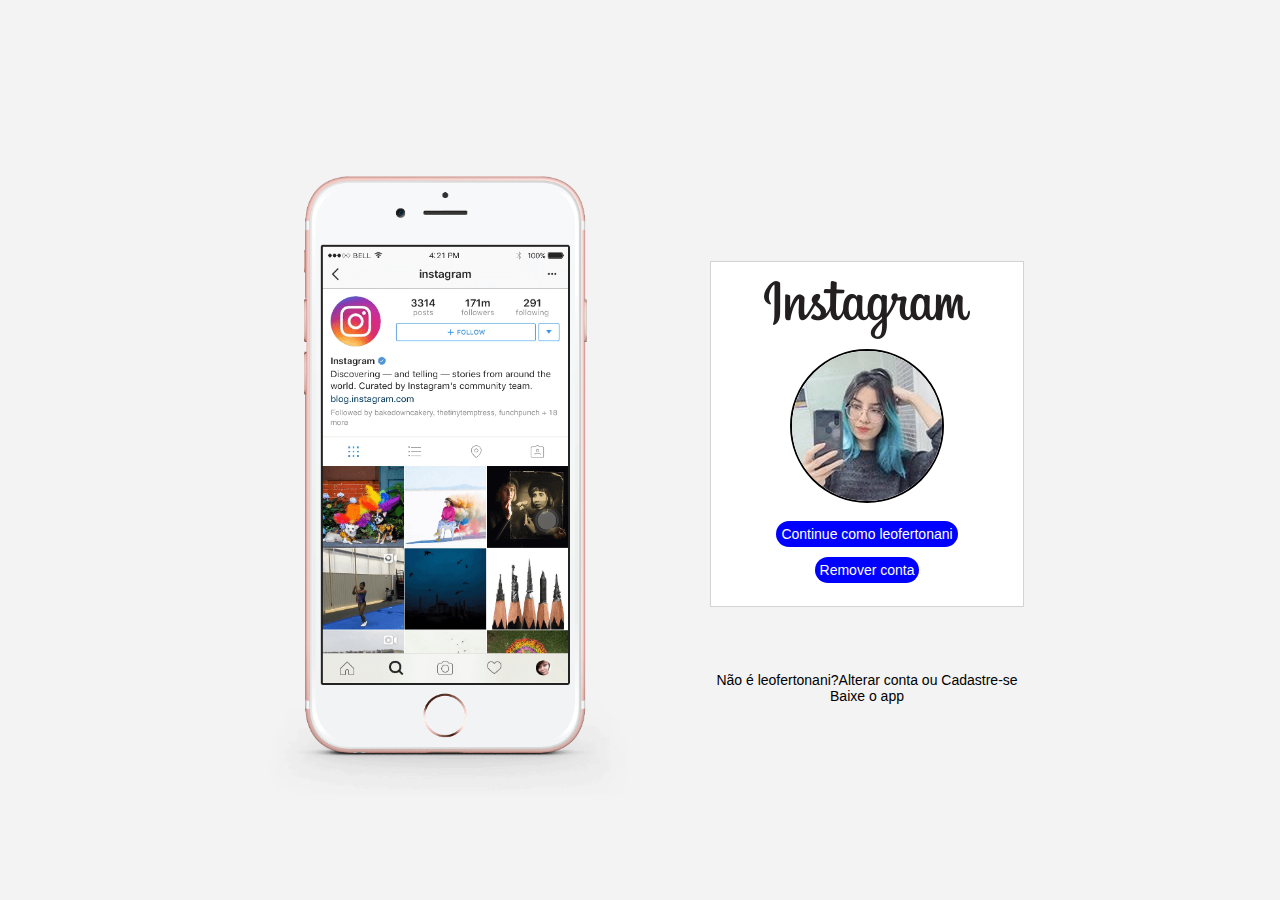
<file: DIO/instagram/index.html>
<!DOCTYPE html>
<html lang="en">
<head>
    <meta charset="UTF-8">
    <meta name="viewport" content="width=device-width, initial-scale=1.0">
    <link rel="stylesheet" href="style.css">
    <title>Instagram</title>
</head>
<body>
    <div class="instagram-wrapper">
        <div class="instagram-phone">
            <img src="img/instagram-celular.png" alt="celular">
        </div>
        <div class="main">
            <div class="instagram-continue">
                <div class="group">
                    <img class="instagram-logo"src=" img/instagram-logo.png" alt="instagram logo">
                    <div class="profile-photo">
                        <img src="img/perfil-instagram.jpg" alt="foto de perfil">
                    </div>
                    <a href="#" class="instagram-login">Continue como leofertonani</a>
                    <a href="#" class="instagram-logout">Remover conta</a>
                </div>
            </div>
            <div class="groupnot-account">
                <p class="not-account">Não é leofertonani?</p>
                <p class="not-account">
                    <span class="link-blue">Alterar conta</span>
                    <span>ou</span>
                    <span class="link-blue">Cadastre-se</span>
                </p>
            </div>
            <div class="get-the-app">
                <p class="get-app">Baixe o app</p>
                <div class="download">
                    <a href="#" class="app-download"></a>
                    <a href="#" class="app-download"></a>
                </div>
            </div>
        </div>
    </div>
</body>
</html>
</file>
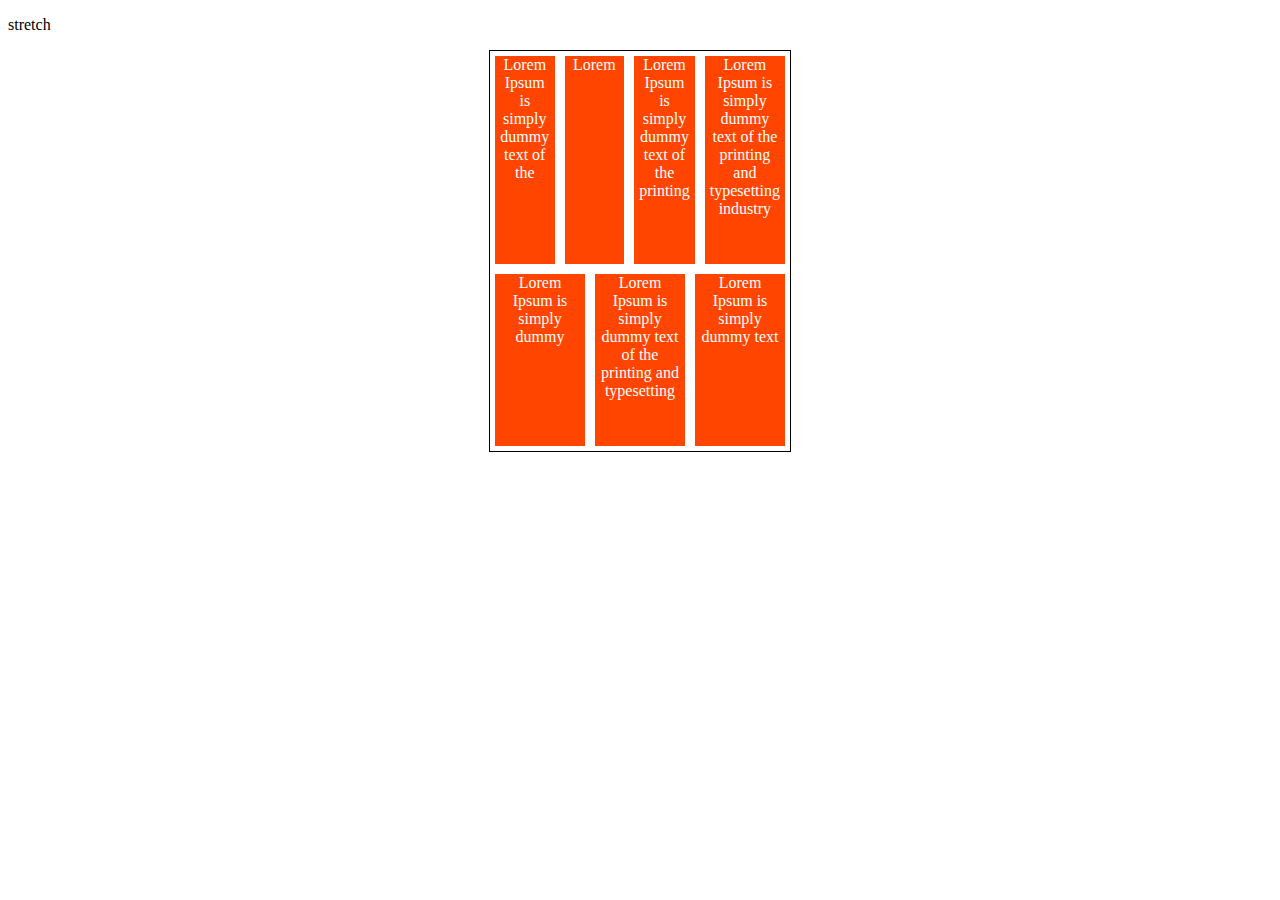
<file: DIO/cssflexbox/align-content/index.html>
<!DOCTYPE html>
<html lang="en">
<head>
    <meta charset="UTF-8">
    <meta http-equiv="X-UA-Compatible" content="IE=edge">
    <meta name="viewport" content="width=device-width, initial-scale=1.0">
    <title>Fundamentos - align content</title>
    <style>
        .container{
            height: 400px;
            max-width: 300px;
            margin: 0 auto;
            display: flex;
            flex-wrap: wrap;
            border: 1px solid black;
        }
        .item{
            background-color: orangered;
            padding: 0 5px;
            margin: 5px;
            flex: 1;
            text-align: center;
            color: white;
        }
    </style>
</head>
<body>
    <p>stretch</p>
    <div class="container">
        <div class="item">Lorem Ipsum is simply dummy text of the</div>
        <div class="item">Lorem</div>
        <div class="item">Lorem Ipsum is simply dummy text of the printing</div>
        <div class="item">Lorem Ipsum is simply dummy text of the printing and typesetting industry</div>
        <div class="item">Lorem Ipsum is simply dummy</div>
        <div class="item">Lorem Ipsum is simply dummy text of the printing and typesetting</div>
        <div class="item">Lorem Ipsum is simply dummy text</div>
    </div>
</body>
</html>
</file>
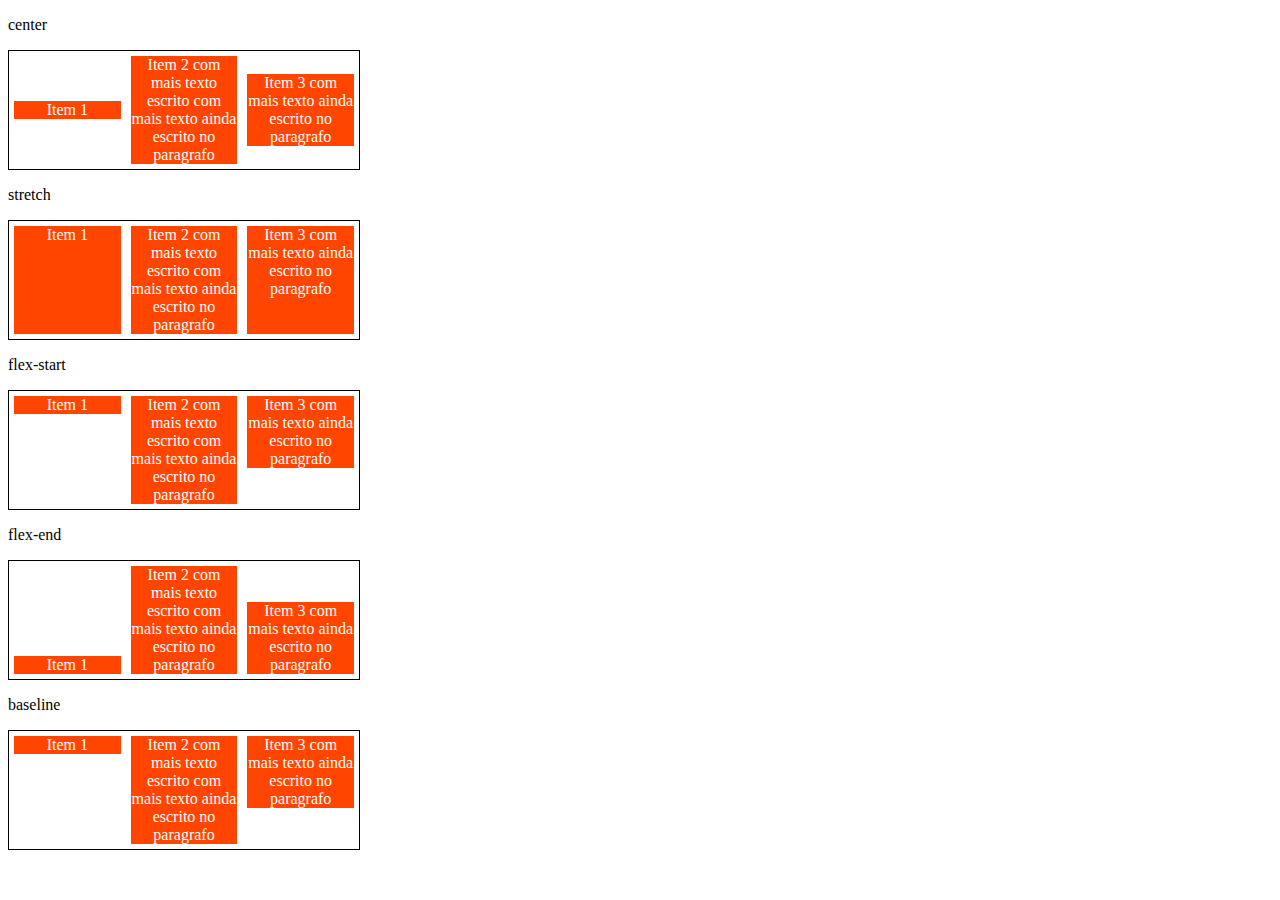
<file: DIO/cssflexbox/align-items/index.html>
<!DOCTYPE html>
<html lang="en">
<head>
    <meta charset="UTF-8">
    <meta http-equiv="X-UA-Compatible" content="IE=edge">
    <meta name="viewport" content="width=device-width, initial-scale=1.0">
    <title>Fundamento - align-items</title>
    <style>
        .container{
            max-width: 350px;
            border: 1px solid black;
            display: flex;
        }
        .item{
            background-color: orangered;
            margin: 5px;
            color: white;
            text-align: center;
            flex: 1;
        }
        .center{
            align-items: center;
        }
        .stretch{
            align-items: stretch;
        }
        .flex-start{
            align-items: flex-start;
        }
        .flex-end{
            align-items: flex-end;
        }
        .baseline{
            align-items: baseline;
        }
    </style>
</head>
<body>
    <p>center</p>
    <section class="container center">
        <div class="item">Item 1</div>
        <div class="item">Item 2 com mais texto escrito com mais texto ainda escrito no paragrafo</div>
        <div class="item">Item 3 com mais texto ainda escrito no paragrafo</div>
    </section>
    <p>stretch</p>
    <section class="container stretch">
        <div class="item">Item 1</div>
        <div class="item">Item 2 com mais texto escrito com mais texto ainda escrito no paragrafo</div>
        <div class="item">Item 3 com mais texto ainda escrito no paragrafo</div>
    </section>
    <p>flex-start</p>
    <section class="container flex-start">
        <div class="item">Item 1</div>
        <div class="item">Item 2 com mais texto escrito com mais texto ainda escrito no paragrafo</div>
        <div class="item">Item 3 com mais texto ainda escrito no paragrafo</div>
    </section>
    <p>flex-end</p>
    <section class="container flex-end">
        <div class="item">Item 1</div>
        <div class="item">Item 2 com mais texto escrito com mais texto ainda escrito no paragrafo</div>
        <div class="item">Item 3 com mais texto ainda escrito no paragrafo</div>
    </section>
    <p>baseline</p>
    <section class="container baseline">
        <div class="item">Item 1</div>
        <div class="item">Item 2 com mais texto escrito com mais texto ainda escrito no paragrafo</div>
        <div class="item">Item 3 com mais texto ainda escrito no paragrafo</div>
    </section>
</body>
</html>
</file>
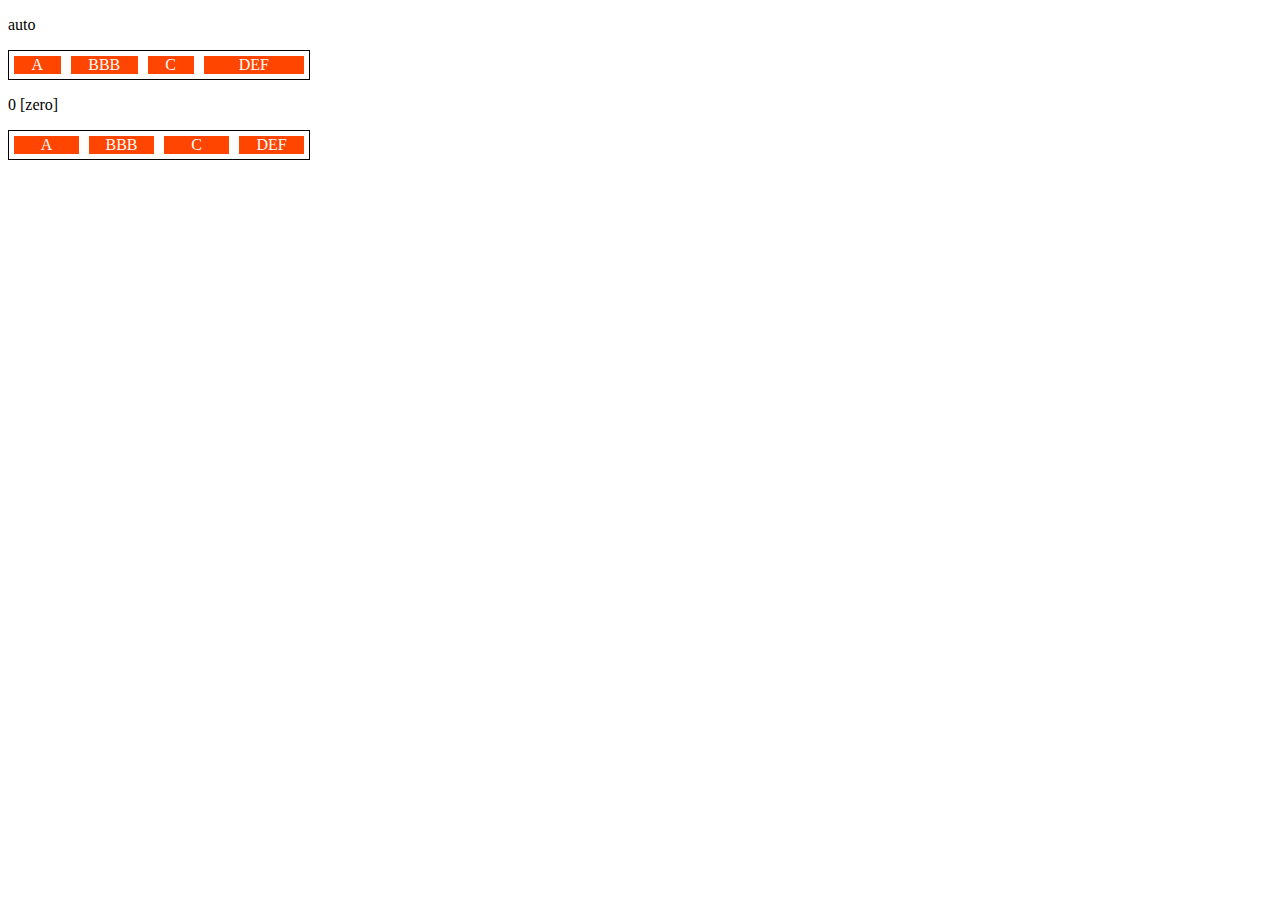
<file: DIO/cssflexbox/flex-basis/index.html>
<!DOCTYPE html>
<html lang="en">
<head>
    <meta charset="UTF-8">
    <meta http-equiv="X-UA-Compatible" content="IE=edge">
    <meta name="viewport" content="width=device-width, initial-scale=1.0">
    <title>Fundamentos - flex-basis</title>
    <style>
        .flex-container{
            max-width: 300px;
            border: 1px solid black;
            display: flex;
        }
        .itens{
            background-color: orangered;
            color: white;
            text-align: center;
            margin: 5px;
        }
        .bauto{
            flex-basis: auto;
        }
        .b-0{
            flex-basis: 0;
        }
        .fg-1{
            flex-grow: 1;
        }
        .fg-2{
            flex-grow: 2;
        }
    </style>
</head>
<body>
    <p>auto</p>
    <div class="flex-container">
        <div class="itens bauto fg-1">A</div>
        <div class="itens bauto fg-1">BBB</div>
        <div class="itens bauto fg-1">C</div>
        <div class="itens bauto fg-2">DEF</div>
    </div>
    <p>0 [zero]</p>
    <div class="flex-container">
        <div class="itens b-0 fg-1">A</div>
        <div class="itens b-0 fg-1">BBB</div>
        <div class="itens b-0 fg-1">C</div>
        <div class="itens b-0 fg-1">DEF</div>
    </div>

</body>
</html>
</file>
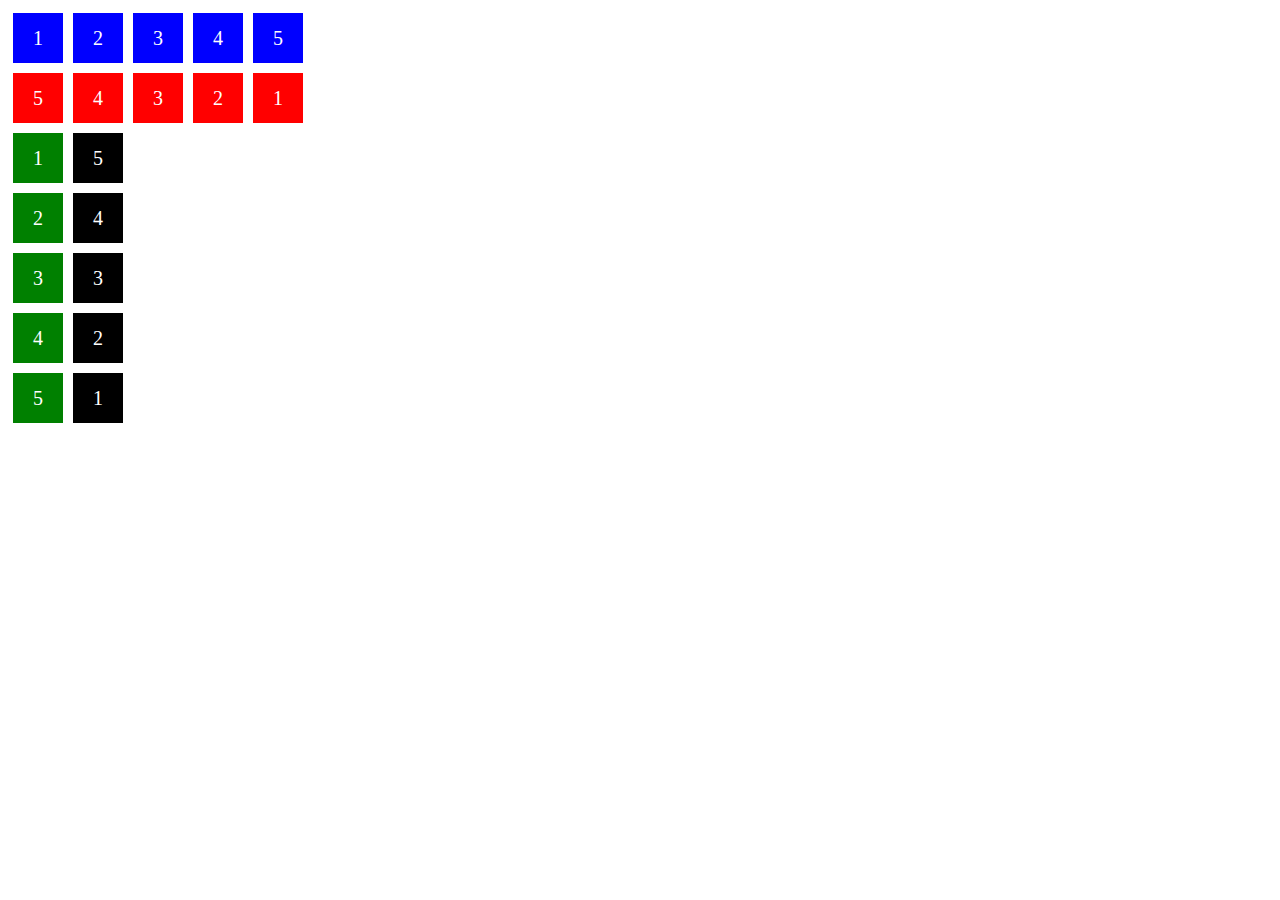
<file: DIO/cssflexbox/flex-direction/index.html>
<!DOCTYPE html>
<html lang="en">
<head>
    <meta charset="UTF-8">
    <meta http-equiv="X-UA-Compatible" content="IE=edge">
    <meta name="viewport" content="width=device-width, initial-scale=1.0">
    <title>Document</title>
    <link rel="stylesheet" href="style.css">
</head>
<body>
    <ul class="flex-container row">
        <li class="flex-item">1</li>
        <li class="flex-item">2</li>
        <li class="flex-item">3</li>
        <li class="flex-item">4</li>
        <li class="flex-item">5</li>
    </ul>
    <ul class="flex-container row-reverse">
        <li class="flex-item">1</li>
        <li class="flex-item">2</li>
        <li class="flex-item">3</li>
        <li class="flex-item">4</li>
        <li class="flex-item">5</li>
    </ul>
    <ul class="flex-container column">
        <li class="flex-item">1</li>
        <li class="flex-item">2</li>
        <li class="flex-item">3</li>
        <li class="flex-item">4</li>
        <li class="flex-item">5</li>
    </ul>
    <ul class="flex-container column-reverse">
        <li class="flex-item">1</li>
        <li class="flex-item">2</li>
        <li class="flex-item">3</li>
        <li class="flex-item">4</li>
        <li class="flex-item">5</li>
    </ul>
</body>
</html>
</file>
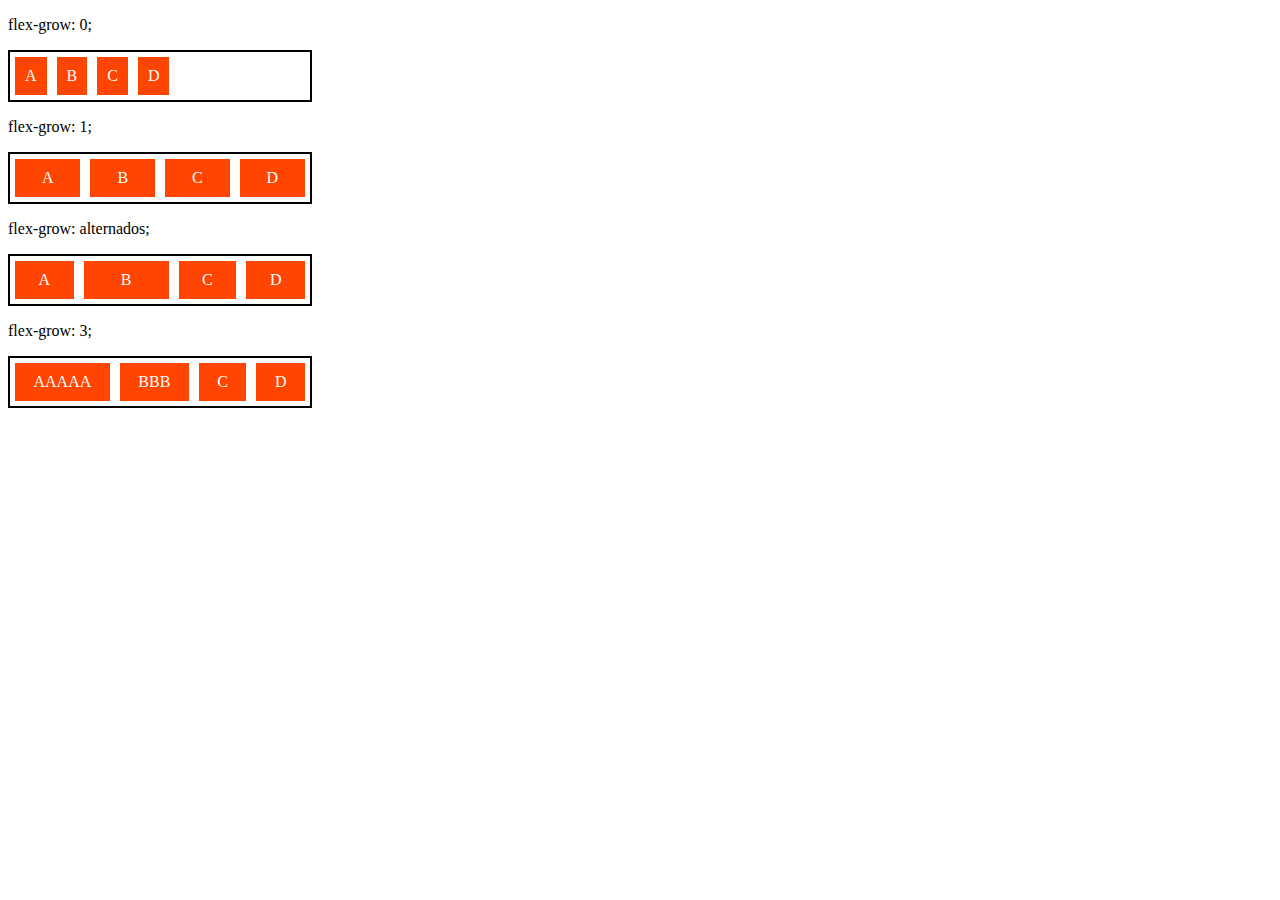
<file: DIO/cssflexbox/flex-grow/index.html>
<!DOCTYPE html>
<html lang="en">
<head>
    <meta charset="UTF-8">
    <meta http-equiv="X-UA-Compatible" content="IE=edge">
    <meta name="viewport" content="width=device-width, initial-scale=1.0">
    <title>Fundamentos - flex-grow</title>
    <style>
        .flex-container{
            display: flex;
            border: 2px solid black;
            max-width: 300px;
        }
        .item{
            background-color: orangered;
            margin: 5px;
            padding: 10px;
            text-align: center;
            color: white;
        }
        .fg-0{
            flex-grow: 0;
        }
        .fg-1{
            flex-grow: 1;
        }
        .fg-2{
            flex-grow: 2;
        }
        .fg-3{
            flex-grow: 3;
        }
    </style>
</head>
<body>
    <p>flex-grow: 0;</p>
    <div class="flex-container">
        <div class="item fg-0">A</div>
        <div class="item fg-0">B</div>
        <div class="item fg-0">C</div>
        <div class="item fg-0">D</div>
    </div>
    <p>flex-grow: 1;</p>
    <div class="flex-container">
        <div class="item fg-1">A</div>
        <div class="item fg-1">B</div>
        <div class="item fg-1">C</div>
        <div class="item fg-1">D</div>
    </div>
    <p>flex-grow: alternados;</p>
    <div class="flex-container">
        <div class="item fg-1">A</div>
        <div class="item fg-2">B</div>
        <div class="item fg-1">C</div>
        <div class="item fg-1">D</div>
    </div>
    <p>flex-grow: 3;</p>
    <div class="flex-container">
        <div class="item fg-2">AAAAA</div>
        <div class="item fg-2">BBB</div>
        <div class="item fg-2">C</div>
        <div class="item fg-2">D</div>
    </div>
</body>
</html>
</file>
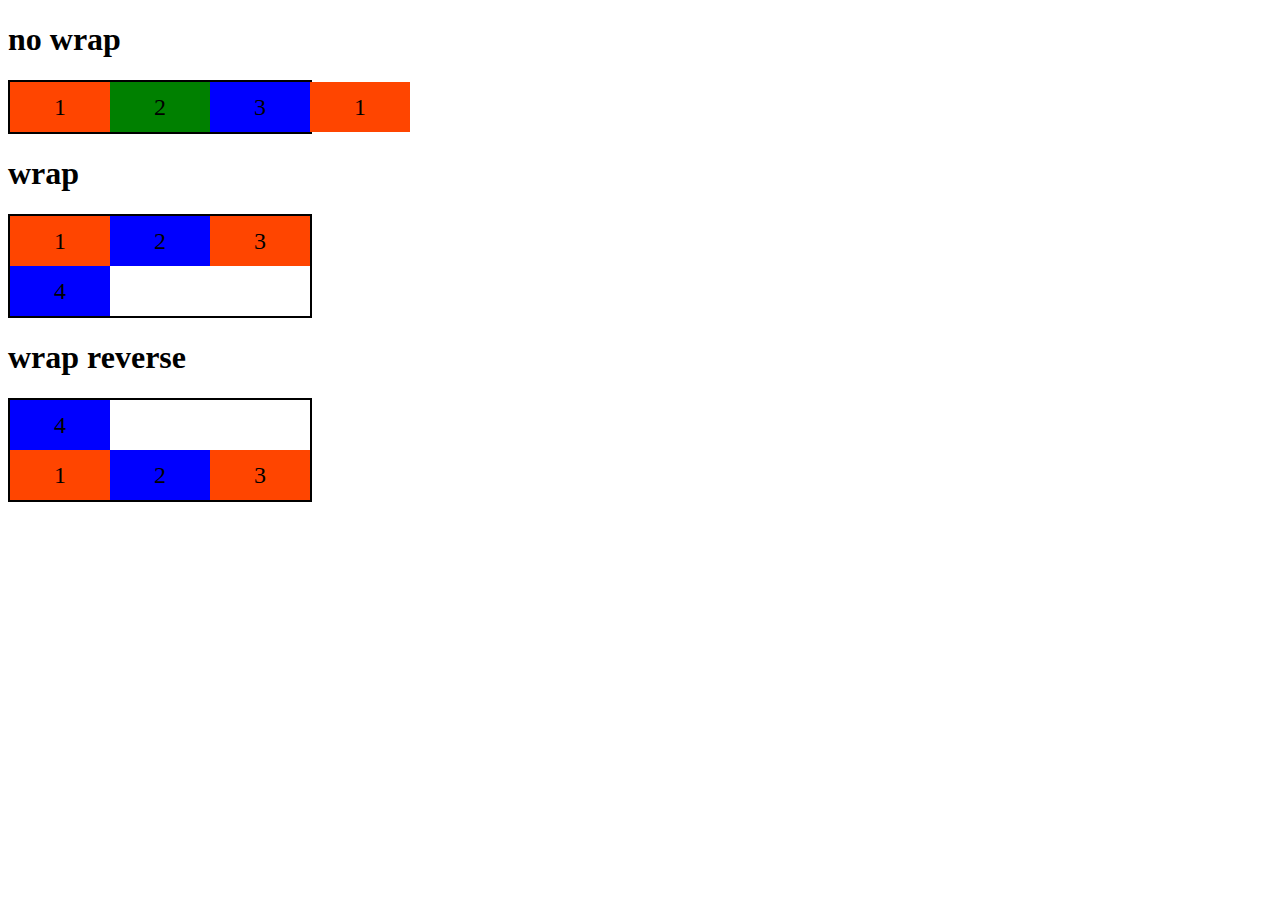
<file: DIO/cssflexbox/flex-wrap/index.html>
<!DOCTYPE html>
<html lang="en">
<head>
    <meta charset="UTF-8">
    <meta http-equiv="X-UA-Compatible" content="IE=edge">
    <meta name="viewport" content="width=device-width, initial-scale=1.0">
    <title>Document</title>
    <link rel="stylesheet" href="style.css">
</head>
<body>
    <h1>no wrap</h1>
    <div class="container nowrap">
        <div class="item orangered">1</div>
        <div class="item green">2</div>
        <div class="item blue">3</div>
        <div class="item orangered">1</div>
    </div>
    <h1>wrap</h1>
    <div class="container wrap">
        <div class="item orangered">1</div>
        <div class="item blue">2</div>
        <div class="item orangered">3</div>
        <div class="item blue">4</div>

    </div>
    <h1>wrap reverse</h1>
    <div class="container wrapreverse">
        <div class="item orangered">1</div>
        <div class="item blue">2</div>
        <div class="item orangered">3</div>
        <div class="item blue">4</div>
        

    </div>
</body>
</html>
</file>
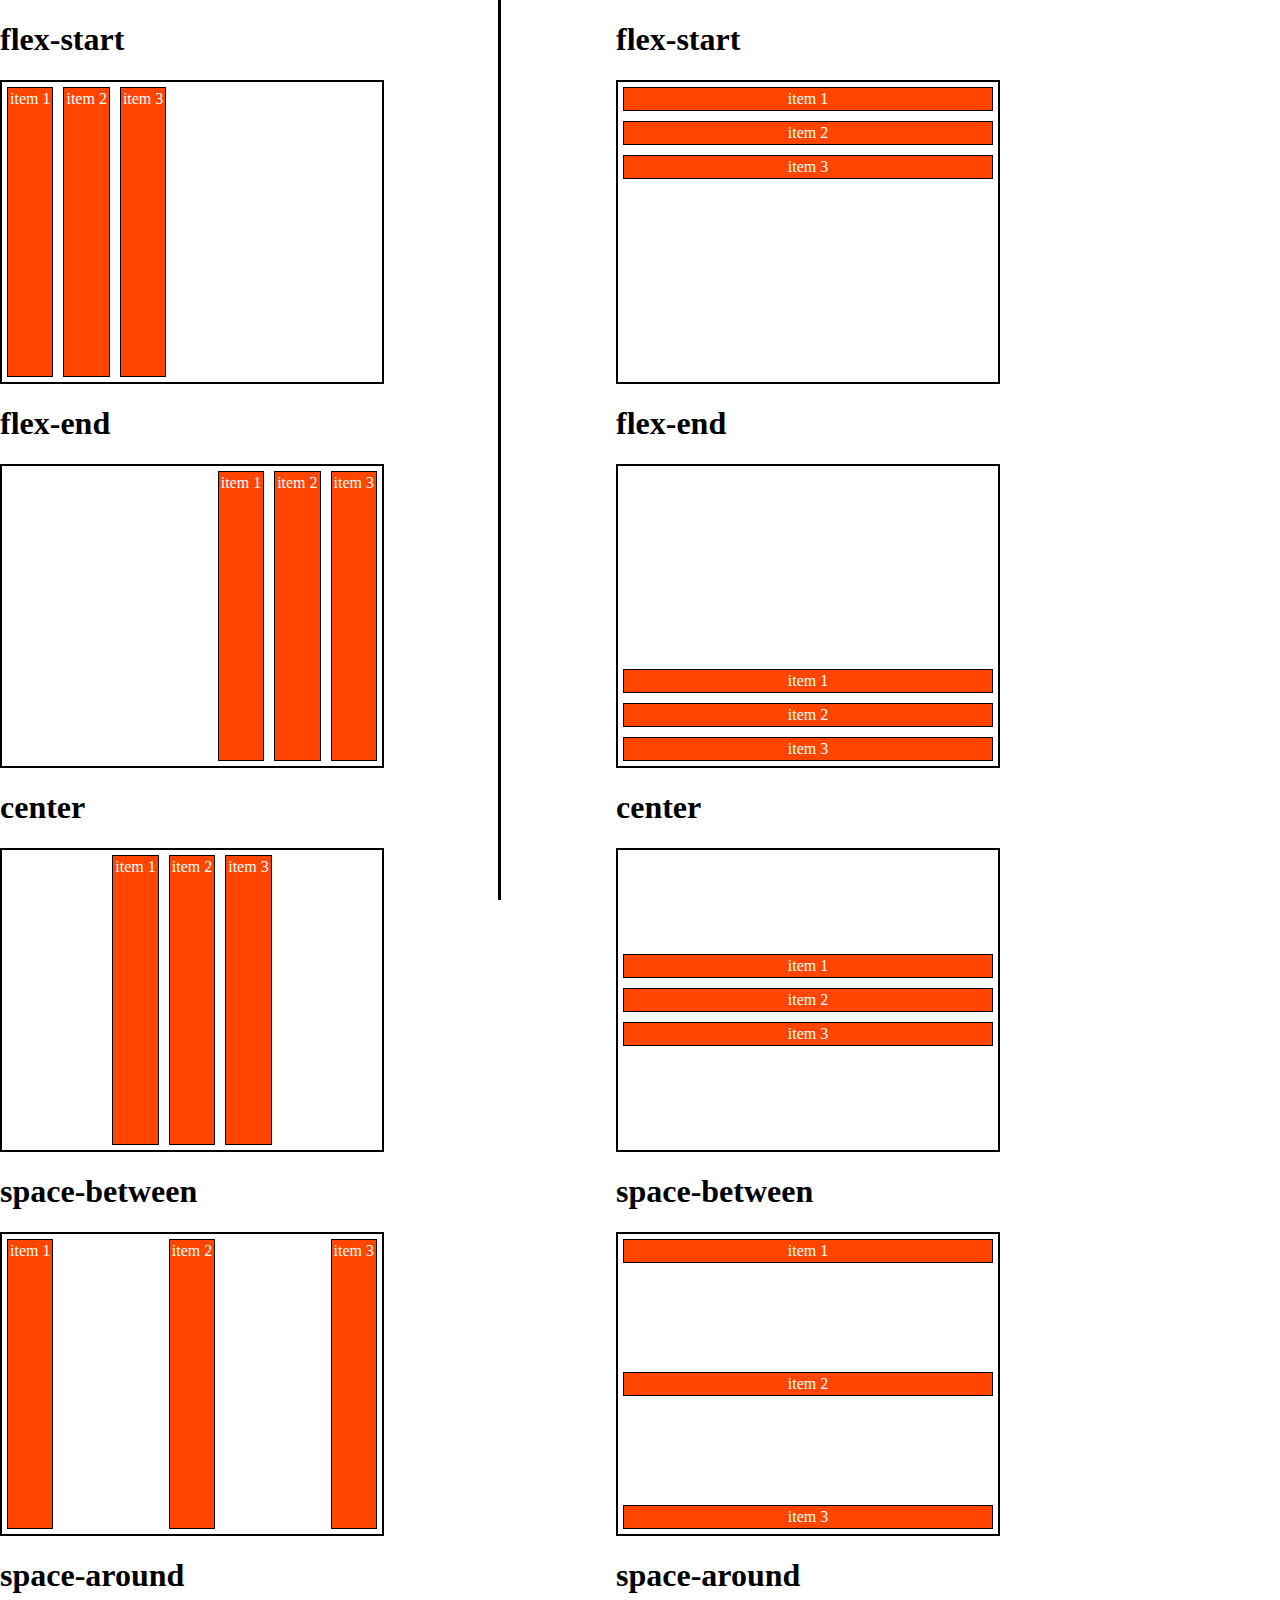
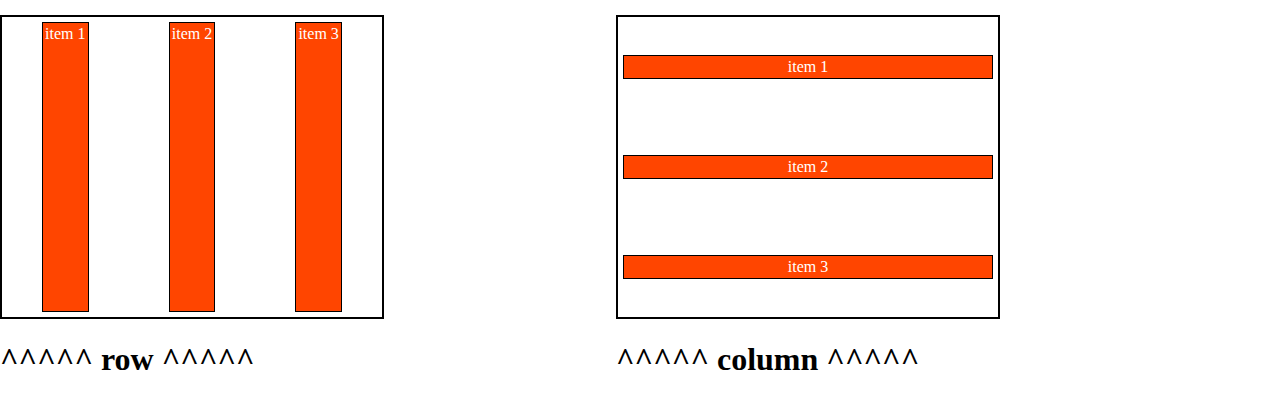
<file: DIO/cssflexbox/justify-content/index.html>
<!DOCTYPE html>
<html lang="en">
<head>
    <meta charset="UTF-8">
    <meta http-equiv="X-UA-Compatible" content="IE=edge">
    <meta name="viewport" content="width=device-width, initial-scale=1.0">
    <title>Fundamentos - justify-content</title>
    <style>
        body{
            margin: 0;
        }
        #main{
            height: 100%;
            width: 1000px;
            display: flex;
            justify-content: space-between;
        }
        .column{
            flex-direction: column;
        }
        .container{
            width: 380px;
            height: 300px;
            border: 2px solid black;
            display: flex;
        }
        .item{
            background-color: orangered;
            margin: 5px;
            text-align: center;
            color: white;
            padding: 2px;
            border: 1px solid black;
        }
        .flex-start{
            justify-content: flex-start;
        }
        .flex-end{
            justify-content: flex-end;
        }
        .center{
            justify-content: center;
        }
        .space-between{
            justify-content: space-between;
        }
        .space-around{
            justify-content: space-around;
        }
        #line{
            height: 100vh;
            width: 1px;
            border-left: 3px solid black;
        }
    </style>
</head>
<body>
    <div id="main">
        <div class="column">
            <h1>flex-start</h1>
            <section class="container flex-start">
                <div class="item">item 1</div>
                <div class="item">item 2</div>
                <div class="item">item 3</div>
            </section>
        
            <h1>flex-end</h1>
            <section class="container flex-end">
                <div class="item">item 1</div>
                <div class="item">item 2</div>
                <div class="item">item 3</div>
            </section>
            <h1>center</h1>
            <section class="container center">
                <div class="item">item 1</div>
                <div class="item">item 2</div>
                <div class="item">item 3</div>
            </section>
            <h1>space-between</h1>
            <section class="container space-between">
                <div class="item">item 1</div>
                <div class="item">item 2</div>
                <div class="item">item 3</div>
            </section>
            <h1>space-around</h1>
            <section class="container space-around">
                <div class="item">item 1</div>
                <div class="item">item 2</div>
                <div class="item">item 3</div>
            </section>
            <h1>^^^^^ row ^^^^^</h1>
        </div>



        <div id="line"></div>



        <div class="column">
            <h1>flex-start</h1>
            <section class="container flex-start column">
                <div class="item">item 1</div>
                <div class="item">item 2</div>
                <div class="item">item 3</div>
            </section>
            
            <h1>flex-end</h1>
            <section class="container flex-end column">
                <div class="item">item 1</div>
                <div class="item">item 2</div>
                <div class="item">item 3</div>
            </section>
            <h1>center</h1>
            <section class="container center column">
                <div class="item">item 1</div>
                <div class="item">item 2</div>
                <div class="item">item 3</div>
            </section>
            <h1>space-between</h1>
            <section class="container space-between column">
                <div class="item">item 1</div>
                <div class="item">item 2</div>
                <div class="item">item 3</div>
            </section>
            <h1>space-around</h1>
            <section class="container space-around column">
                <div class="item">item 1</div>
                <div class="item">item 2</div>
                <div class="item">item 3</div>
            </section>
            <h1>^^^^^ column ^^^^^</h1>
        </div>
    </div>
</body>
</html>
</file>
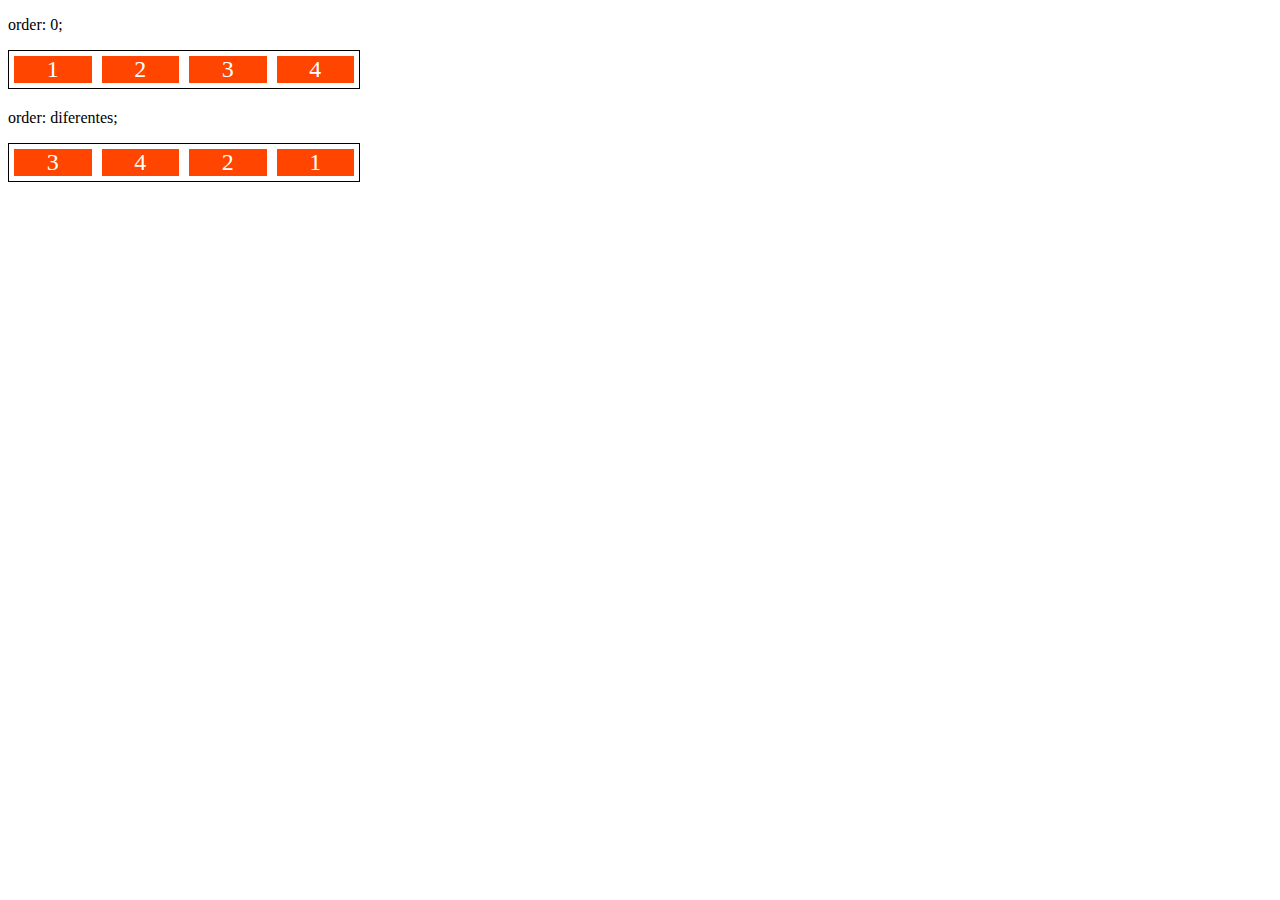
<file: DIO/cssflexbox/order/index.html>
<!DOCTYPE html>
<html lang="en">
<head>
    <meta charset="UTF-8">
    <meta http-equiv="X-UA-Compatible" content="IE=edge">
    <meta name="viewport" content="width=device-width, initial-scale=1.0">
    <title>order</title>
    <style>
        .flex-container{
            display: flex;
            max-width: 350px;
            border: 1px solid black;
            margin-bottom: 20px;
        }
        .item{
            flex: 1;
            background-color: orangered;
            color: white;
            text-align: center;
            font-size: 24px;
            margin: 5px;
            order: 0;
        }
        .o1{
            order: 1;
        }
        .o2{
            order: 2;
        }
        .o3{
            order: 3;
        }
    </style>
</head>
<body>
    <p>order: 0;</p>
    <div class="flex-container">
        <div class="item">1</div>
        <div class="item">2</div>
        <div class="item">3</div>
        <div class="item">4</div>
    </div>
    <p>order: diferentes;</p>
    <div class="flex-container">
        <div class="item o3">1</div>
        <div class="item o2">2</div>
        <div class="item o1">3</div>
        <div class="item o1">4</div>
    </div>
</body>
</html>
</file>
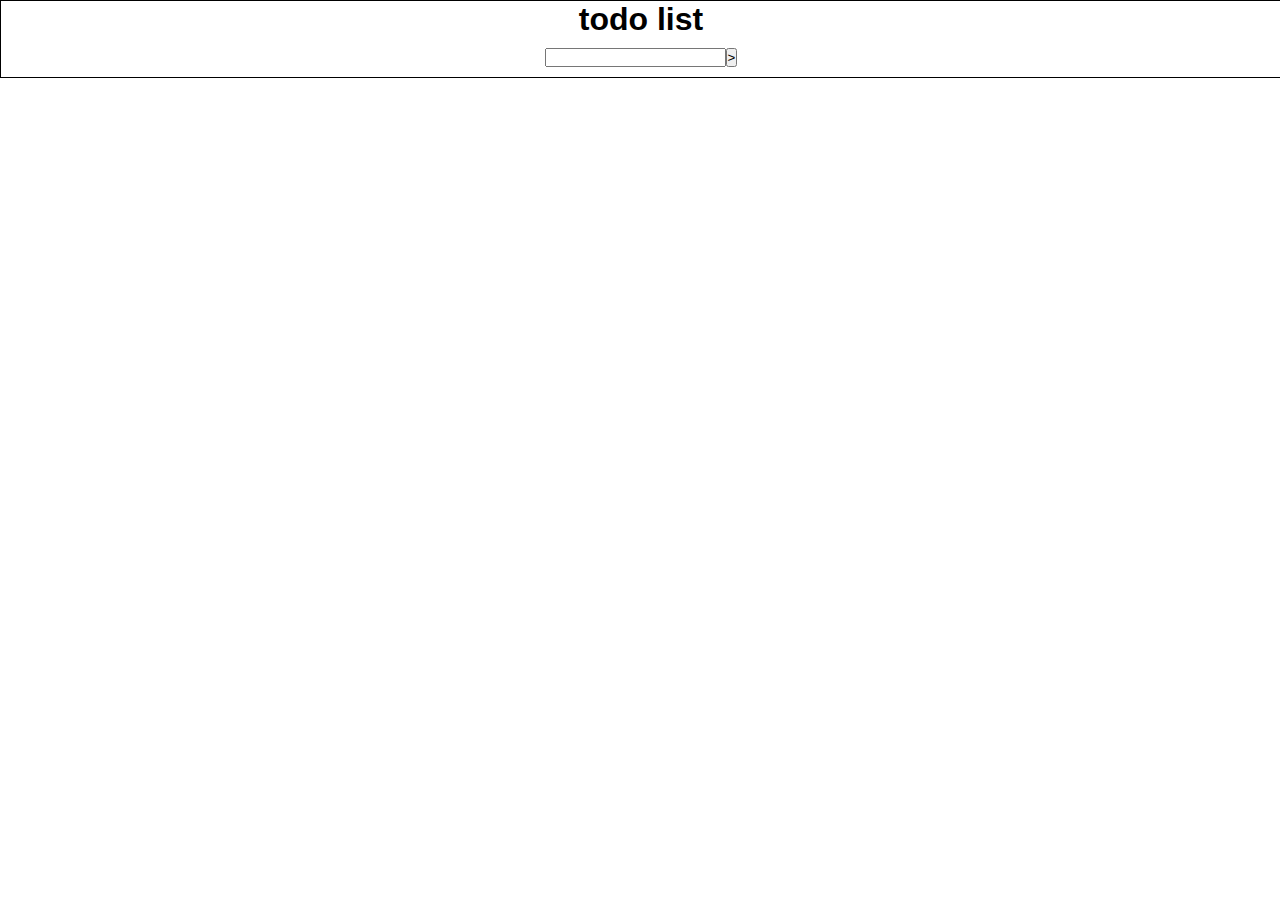
<file: DIO/js in web/to-do-list/index.html>
<!DOCTYPE html>
<html lang="en">
<head>
    <meta charset="UTF-8">
    <meta http-equiv="X-UA-Compatible" content="IE=edge">
    <meta name="viewport" content="width=device-width, initial-scale=1.0">
    <title>to-do list</title>
    <link rel="stylesheet" href="assents/style.css">
</head>
<body>
    <div class="flex">
        <h1>todo list</h1>
            <div class="flexInput">
            <div class="divIncrementInput" id="divIncrementInput">
                <input type="text" id="incrementInput">
            </div>
            <div class="divButtonIncrement" id="divButtonIncrement">
                <button class="buttonIncrement" id="buttonIncrement">></button>
            </div>
        </div>
            <div class="list" id="list">
            
            </div>
        </div>
    </div>
    <script src="assents/script.js"></script>
</body>
</html>
</file>
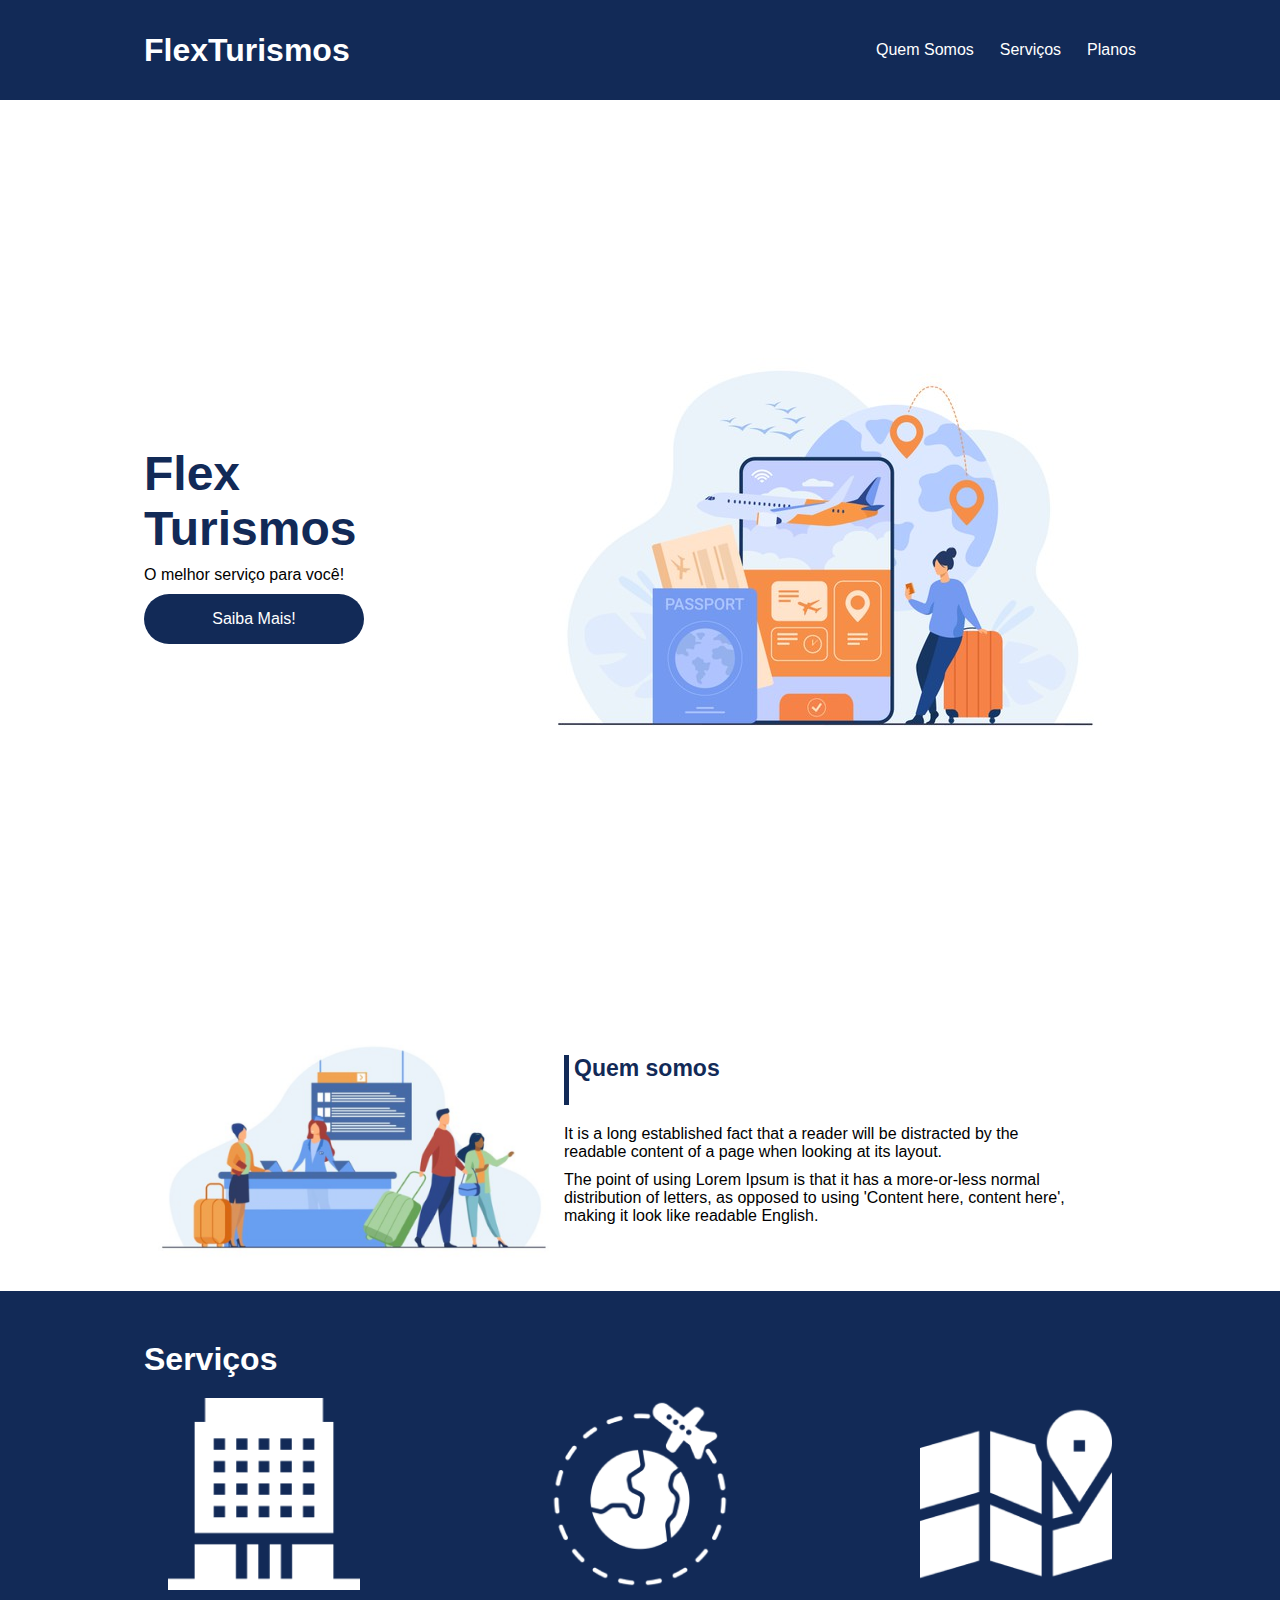
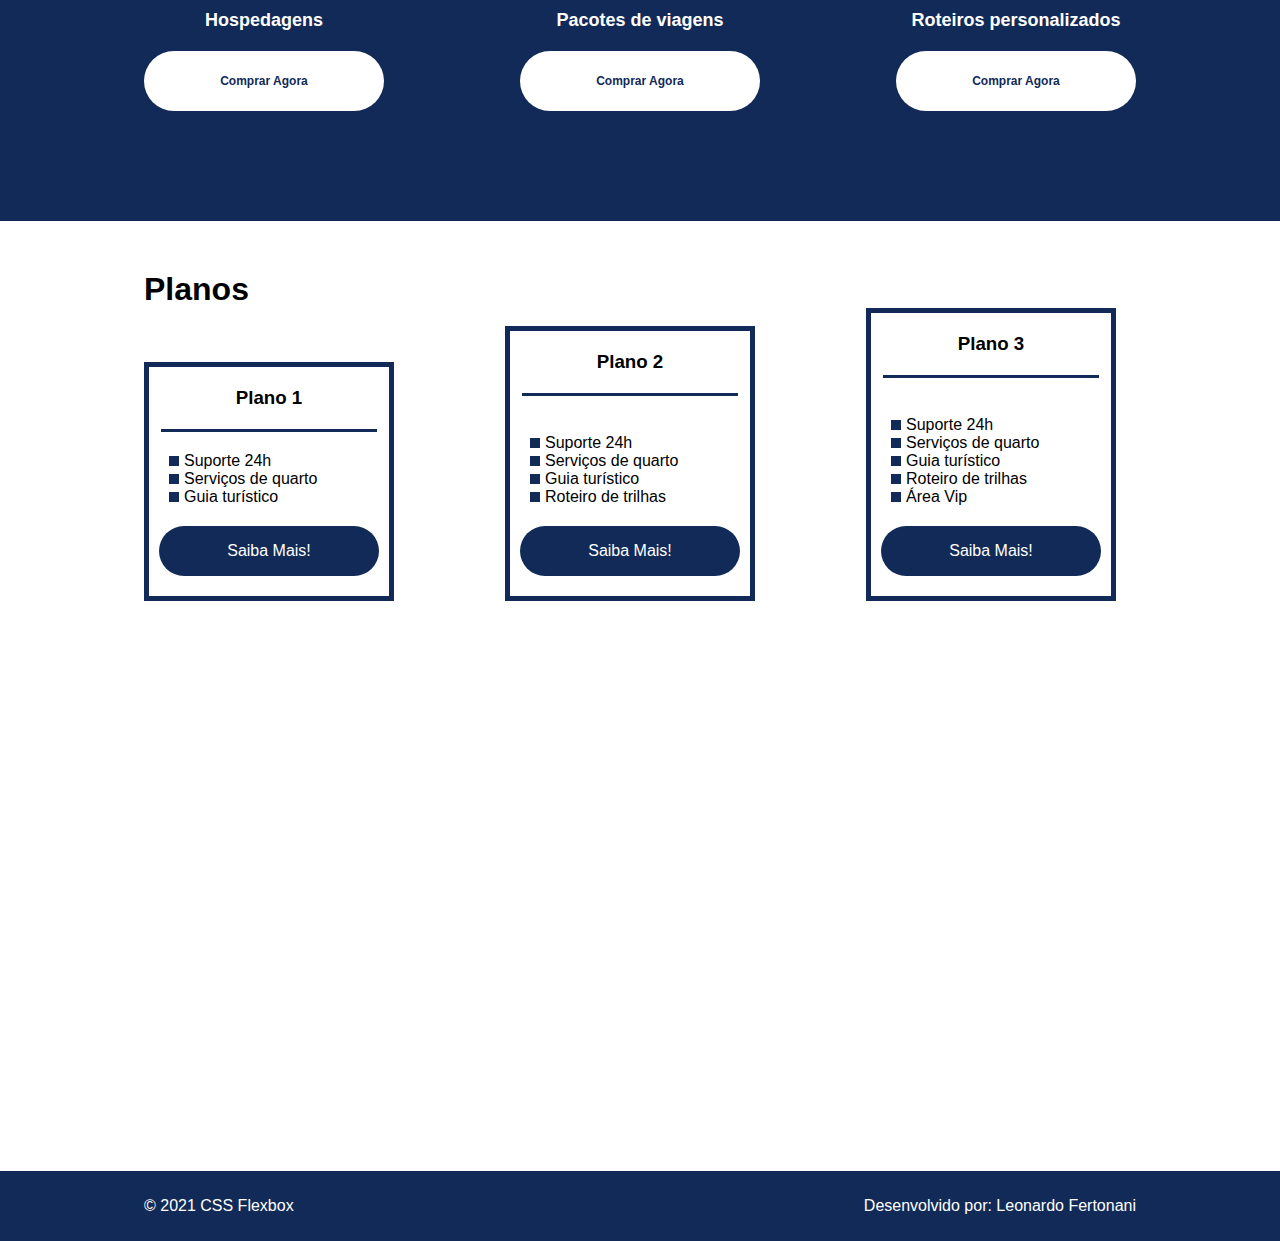
<file: DIO/cssflexbox/ProjetoFlexBox/flex-projeto/index.html>
<!DOCTYPE html>
<html lang="pt-br">
<head>
    <meta charset="UTF-8">
    <meta name="viewport" content="width=device-width, initial-scale=1.0">
    <title>Flex Turismos</title>
    <link rel="stylesheet" href="./style.css">
</head>
<body>
    <header>
        <div class="flex-container menu">
            <div><h1>FlexTurismos</h1></div>
            <ul class="list-items">
                <li><a href="#quem-somos">Quem Somos</a></li>
                <li><a href="#servicos">Serviços</a></li>
                <li><a href="#planos">Planos</a></li>
            </ul>
        </div>
    </header>

    <div class="flex-container apresentacao">
        <div class="texto-apresentacao">
            <h1>Flex <br>Turismos</h1>
            <p>O melhor serviço para você!</p>
            <a href="" class="btn">Saiba Mais!</a>
        </div>

        <div>
            <div><img src="./images/0-main.png" alt="banner de apresentação"></div>
        </div>
    </div>

    <div class="flex-container" id="quem-somos">
        <div>
            <h2>Quem somos</h2>
            <p>It is a long established fact that a reader will be distracted by the readable content of a page when looking at its layout. </p>
            <p>The point of using Lorem Ipsum is that it has a more-or-less normal distribution of letters, as opposed to using 'Content here, content here', making it look like readable English.</p>
        </div>
        <div>
            <img src="./images/1-quem-somos.png" alt="balcão de atendimento">
        </div>
    </div>

    <div class="container-externo">
        <div class="flex-container" id="servicos">
            <div>
                <h2>Serviços</h2>
            </div>

            <div class="list-servicos">
                <div class="item-servico">
                    <div><img src="./images/icon-2.png" alt="hospedagens"></div>
                    <p>Hospedagens</p>
                    <a href="#" class="btn">Comprar Agora</a>
                </div>

                <div class="item-servico">
                    <div><img src="./images/icon-1.png" alt="pacote de viagens"></div>
                    <p>Pacotes de viagens</p>
                    <a href="#" class="btn">Comprar Agora</a>
                </div>

                <div class="item-servico">
                    <div><img src="./images/icon-3.png" alt="roteiros personalizados"></div>
                    <p>Roteiros personalizados</p>
                    <a href="#" class="btn">Comprar Agora</a>
                </div>
            </div>
        </div>
    </div>

    <div class="flex-container" id="planos">
        <div><h2>Planos</h2></div>
        <div class="list-planos">
            <div class="item-plano">
                <h3>Plano 1</h3>
                <ul>
                    <li>Suporte 24h</li>
                    <li>Serviços de quarto</li>
                    <li>Guia turístico</li>
                </ul>
                <a href="#" class="btn">Saiba Mais!</a>
            </div>

            <div class="item-plano">
                <h3>Plano 2</h3>
                <br>
                <ul>
                    <li>Suporte 24h</li>
                    <li>Serviços de quarto</li>
                    <li>Guia turístico</li>
                    <li>Roteiro de trilhas</li>
                </ul>
                <a href="#" class="btn">Saiba Mais!</a>
            </div>

            <div class="item-plano">
                <h3>Plano 3</h3>
                <br>
                <ul>
                    <li>Suporte 24h</li>
                    <li>Serviços de quarto</li>
                    <li>Guia turístico</li>
                    <li>Roteiro de trilhas</li>
                    <li>Área Vip</li>
                </ul>
                <a href="#" class="btn">Saiba Mais!</a>
            </div>
        </div>
    </div>

    <footer>
        <div class="flex-container footer">
            <p>&copy; 2021 CSS Flexbox</p>
            <p>Desenvolvido por: Leonardo Fertonani</p>
        </div>
    </footer>
</body>
</html>
</file>
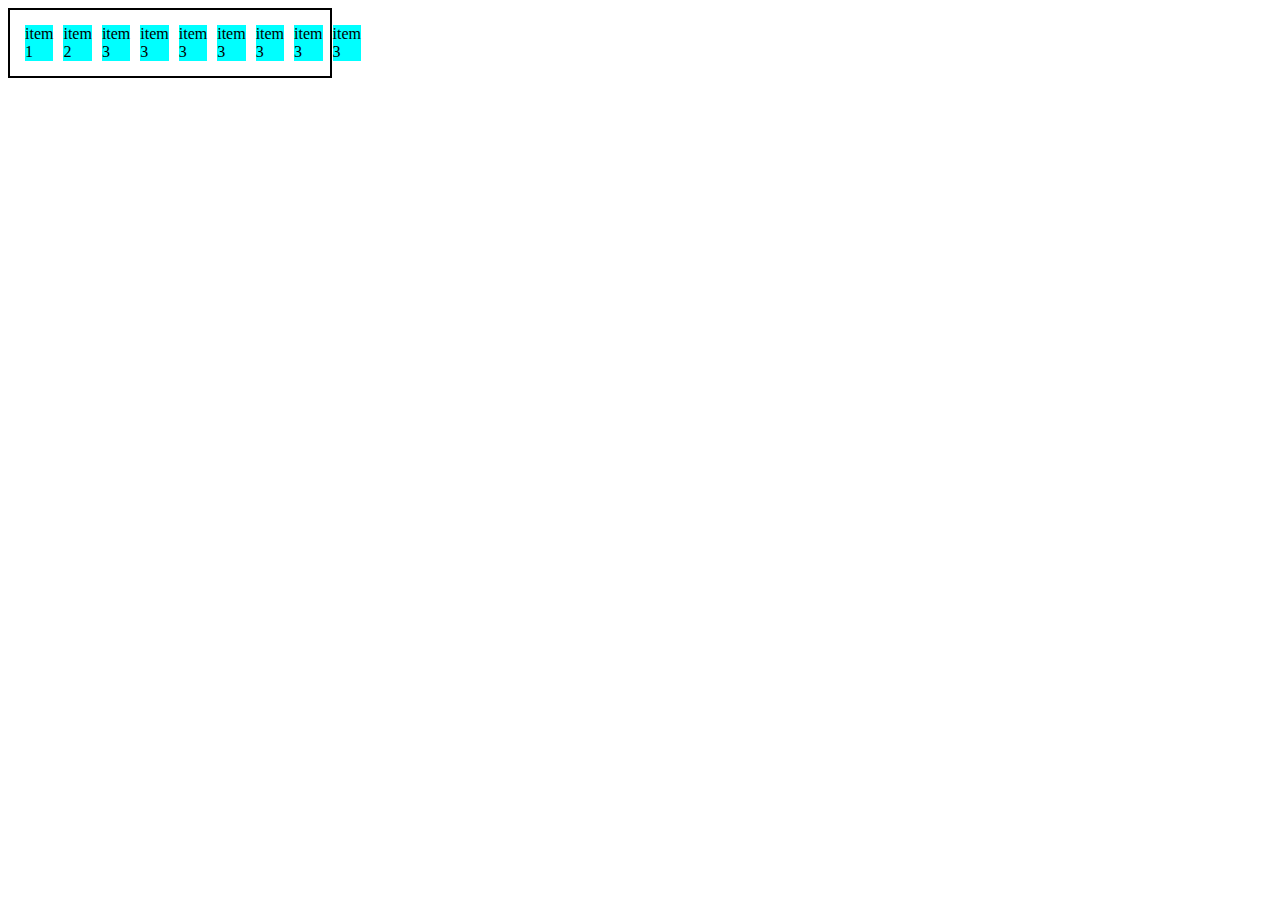
<file: DIO/cssflexbox/ProjetoFlexBox/0-display-flex.html>
<!DOCTYPE html>
<html lang="en">
<head>
    <meta charset="UTF-8">
    <meta name="viewport" content="width=device-width, initial-scale=1.0">
    <title>Fundamentos - display flex</title>
    <style>
        .flex{
            max-width: 300px;
            padding: 10px;
            border: 2px solid black;
            display: flex;
        }

        .item{
            background-color: aqua;
            margin: 5px;
        }
    </style>
</head>
<body>
    <div class="flex">
        <div class="item">item 1</div>
        <div class="item">item 2</div>
        <div class="item">item 3</div>
        <div class="item">item 3</div>
        <div class="item">item 3</div>
        <div class="item">item 3</div>
        <div class="item">item 3</div>
        <div class="item">item 3</div>
        <div class="item">item 3</div>
    </div>
</body>
</html>
</file>
<file: DIO/instagram/style.css>
*{
    padding: 0;
    margin: 0;
    box-sizing: border-box;
    text-decoration: none;
    font-family: sans-serif;
    font-size: 14px;
}
body{
    width: 100%;
    min-height: 100vh;
    background-color: rgb(243, 243, 243);
    margin: 0;
    padding: 0;
    display: flex;
    justify-content: center;
}
.instagram-wrapper{
    display: flex;
    align-items: center;/*alinhamento vertical
                    (inverte caso mude o flex-direction*/
    justify-content: start;/*alinhamento horizontal*/
    width: 60%;
    height: 100vh;

}
.instagram-phone{
    display: flex;
    align-items: center;
    justify-content: center;
    width: 50%;
}
.instagram-phone img{
    height: 50rem;
}
.instagram-continue{
    display: flex;
    align-items: center;
    justify-content: space-around;
    flex-direction: column;
    width: 100%;
    min-height: 34rem;
    
}
.group{
    display: flex;
    justify-content: space-between;
    align-items: center;
    flex-direction: column;
    background-color: #fff;
    width: 100%;
    padding: 1.3rem 0;
    border: 1px solid lightgray;
}
.main{
    display: flex;
    padding: 1.3em 0;
    flex-direction: column;
    justify-content: space-between;
    width: 50%;
    min-height: 34em;
    align-items: center;
    margin-left: 70px;

}
.instagram-continue a{
    background-color: blue;
    padding: 5px;
    border-radius: 20px;
    margin: 5px;
    color: white;
}
.profile-photo img{
    border-radius: 50%;
    border: 2px solid black;
    margin: 10px;
}
.groupnot-account{
    display: flex;
    justify-content: space-between;
}
</file>
<file: DIO/cssflexbox/flex-direction/style.css>
.flex-container{
    margin: 0;
    padding: 0;
    display: flex;
    list-style: none;
    justify-content: left;
}
.flex-item{
    background: blue;
    height: 50px;
    width: 50px;
    line-height: 50px;
    text-align: center;
    font-size: 20px;
    color: white;
    margin: 5px;
}
.row{
    flex-direction: row;
}
.row-reverse{
    flex-direction: row-reverse;
}
.row-reverse li{
    background-color: red;
}
.column{
    float: left;
    flex-direction: column;
}
.column li{
    background-color: green;
}
.column-reverse{

    flex-direction: column-reverse;
}
.column-reverse li{
    background-color: black;
}
</file>
<file: DIO/cssflexbox/flex-wrap/style.css>
.container{
    display: flex;
    max-width: 300px;
    border: 2px solid black;
}
.item{
    font-size: 24px;
    height: 50%;
    text-align: center;
    min-width: 100px;
    line-height: 50px;
}
.no-wrap{
    flex-wrap: nowrap;
}
.wrap{
    flex-wrap: wrap;
}
.wrapreverse{
    flex-wrap: wrap-reverse;
}
.blue{
    background-color: blue;
}
.green{
    background-color: green;
}
.orangered{
    background-color: orangered;
}
</file>
<file: DIO/js in web/to-do-list/assents/style.css>
*{
    font-family: sans-serif;
    margin: 0;
    padding: 0;
}
.flex{
    width: 100%;
    height: 100%;
    display: flex;
    flex-direction: column;
    justify-content: center;
    align-items: center;
    border: 1px solid black;
}
.flexInput{
    display: flex;
    flex-direction: row;
    justify-content: center;
    align-items: center;
    padding: 10px;
}
.labelItem{
    display: flex;
    flex-direction: row;
    justify-content: center;
    align-items: center;
    padding: 10px;
}
</file>
<file: DIO/cssflexbox/ProjetoFlexBox/flex-projeto/style.css>
*{
    margin: 0;
    padding: 0;
    font-family: 'Open Sans', sans-serif;
}
ul{
    list-style: none;
    margin: 0;
    padding: 0;
}
ul li a{
    text-decoration: none;
}
div img{
    display: block;
    width: 100%;
}
.flex-container{
    display: flex;
    max-width: 992px;
    margin: auto;
    width: 100%;
    min-width: 320px;
}
header .flex-container{
    display: flex;
    max-width: 992px;
    margin: auto;
    width: 100%;
    color: #fff;
}
header{
    background-color: #122A57;
    height: 100px;
    display: flex;
    align-items: center;
}
header .list-items{
    display: flex;
    max-width: 260px;
    width: 100%;
    justify-content: space-between;
    align-items: center;
}
.list-items li a{
    color: #fff;
}
header .menu{
    justify-content: space-between;
}



.apresentacao{
    height: 100vh;
    align-items: center;
    justify-content: space-between;
}
.apresentacao .texto-apresentacao{
    min-height: 200px;
}
.texto-apresentacao h1{
    color: #122A57;
    font-size: 48px;
    margin-bottom: 10px;
}
.btn{
    background-color: #122A57;
    color: #fff;
    text-align: center;
    border-radius: 30px;
    width: 220px;
    display: block;
    text-decoration: none;
    height: 50px;
    line-height: 50px;
    margin-top: 10px;
    margin-bottom: 10px;
}

#quem-somos{
    flex-direction: row-reverse;
    align-items: center;
    justify-content: space-between;
}

#quem-somos h2{
    font-size: 23px;
    color: #122A57;
    display: flex;
    margin-bottom: 20px;
}
#quem-somos h2::before{
    content: '';
    height: 50px;
    width: 5px;
    margin-right: 5px;
    background-color: #122A57;
    position: relative;
}
#quem-somos p{
    margin-bottom: 10px;
    width: 90%;
}
#quem-somos img{
    min-width: 420px;
}

.container-externo{
    background-color: #122A57;
    width: 100%;
}

#servicos{
    flex-direction: column;
    padding-top: 50px;
    padding-bottom: 100px;

}
#servicos h2{
    color: #fff;
    font-size: 32px;
    margin-bottom: 20px;
}
.list-servicos{
    display: flex;
    justify-content: space-between;
}
.list-servicos .item-servico{
    text-align: center;
}
.item-servico a{
    width: 220px;
    background-color: #fff;
    border-radius: 30px;
    height: 50px;
    text-align: center;
    margin-top: 20px;
    line-height: 50px;
    padding: 5px 10px;
    text-decoration: none;
    color: #122A57;
    font-size: 12px;
    font-weight: 700;
}
.item-servico p{
    font-weight: 700;
    font-size: 18px;
    color: #fff;
    margin-top: 20px;
}
.item-servico img{
    width: 80%;
    margin: auto;
}
#planos{
    flex-direction: column;
    min-height: 100vh;
    padding-top: 50px;
}
#planos h2{
    font-size: 32px;
}
.list-planos{
    display: flex;
    align-items: flex-end;
    justify-content: space-between;
}
.item-plano{
    flex: 1;
    border: 5px solid #122A57;
    margin-right: 20px;
    max-width: 240px;
}
.item-plano .btn{
    margin: auto;
    margin-bottom: 20px;
}
.item-plano h3{
    font: 24px;
    display: flex;
    flex-direction: column;
    text-align: center;
    align-items: center;
    margin-top: 20px;
}
.item-plano h3::after{
    content: '';
    background-color: #122A57;
    width: 90%;
    height: 3px;
    margin-top: 20px;
    margin-bottom: 10px;
}

.item-plano ul{
    padding: 10px 20px;
    display: flex;
    flex-direction: column;
    margin-bottom: 10px;
}
.item-plano ul li{
    display: flex;
    flex-wrap: nowrap;
    align-items: center;
}
.item-plano ul li::before{
    content: '';
    width: 10px;
    height: 10px;
    background-color: #122A57;
    margin-right: 5px;
}
footer{
    background-color: #122A57;
    height: 70px;
    display: flex;
    align-items: center;
}
footer .footer{
    justify-content: space-between;
    color: #fff;
}

/*mobile*/
@media(max-width: 992px){
    .flex-container{
        flex-direction: column;
    }
    .apresentacao{
        flex-direction: column-reverse;
    }
    .apresentacao .texto-apresentacao{
        width: 100;
    }
    #quem-somos{
        flex-direction: column-reverse;
    }
    #quem-somos img{
        min-width: 320px;
        margin: auto;
    }
    .list-servicos{
        flex-direction: column;
    }
    .item-servico img{
        width: 50%;
        margin: auto;
    }
    .list-planos{
        flex-direction: column;
        align-items: flex-start;
        margin-bottom: 20px;
    }
    .list-planos .item-plano{
        max-width: 90%;
        margin: auto;
        width: 100%;
        margin-bottom: 20px;
    }
}
</file>
